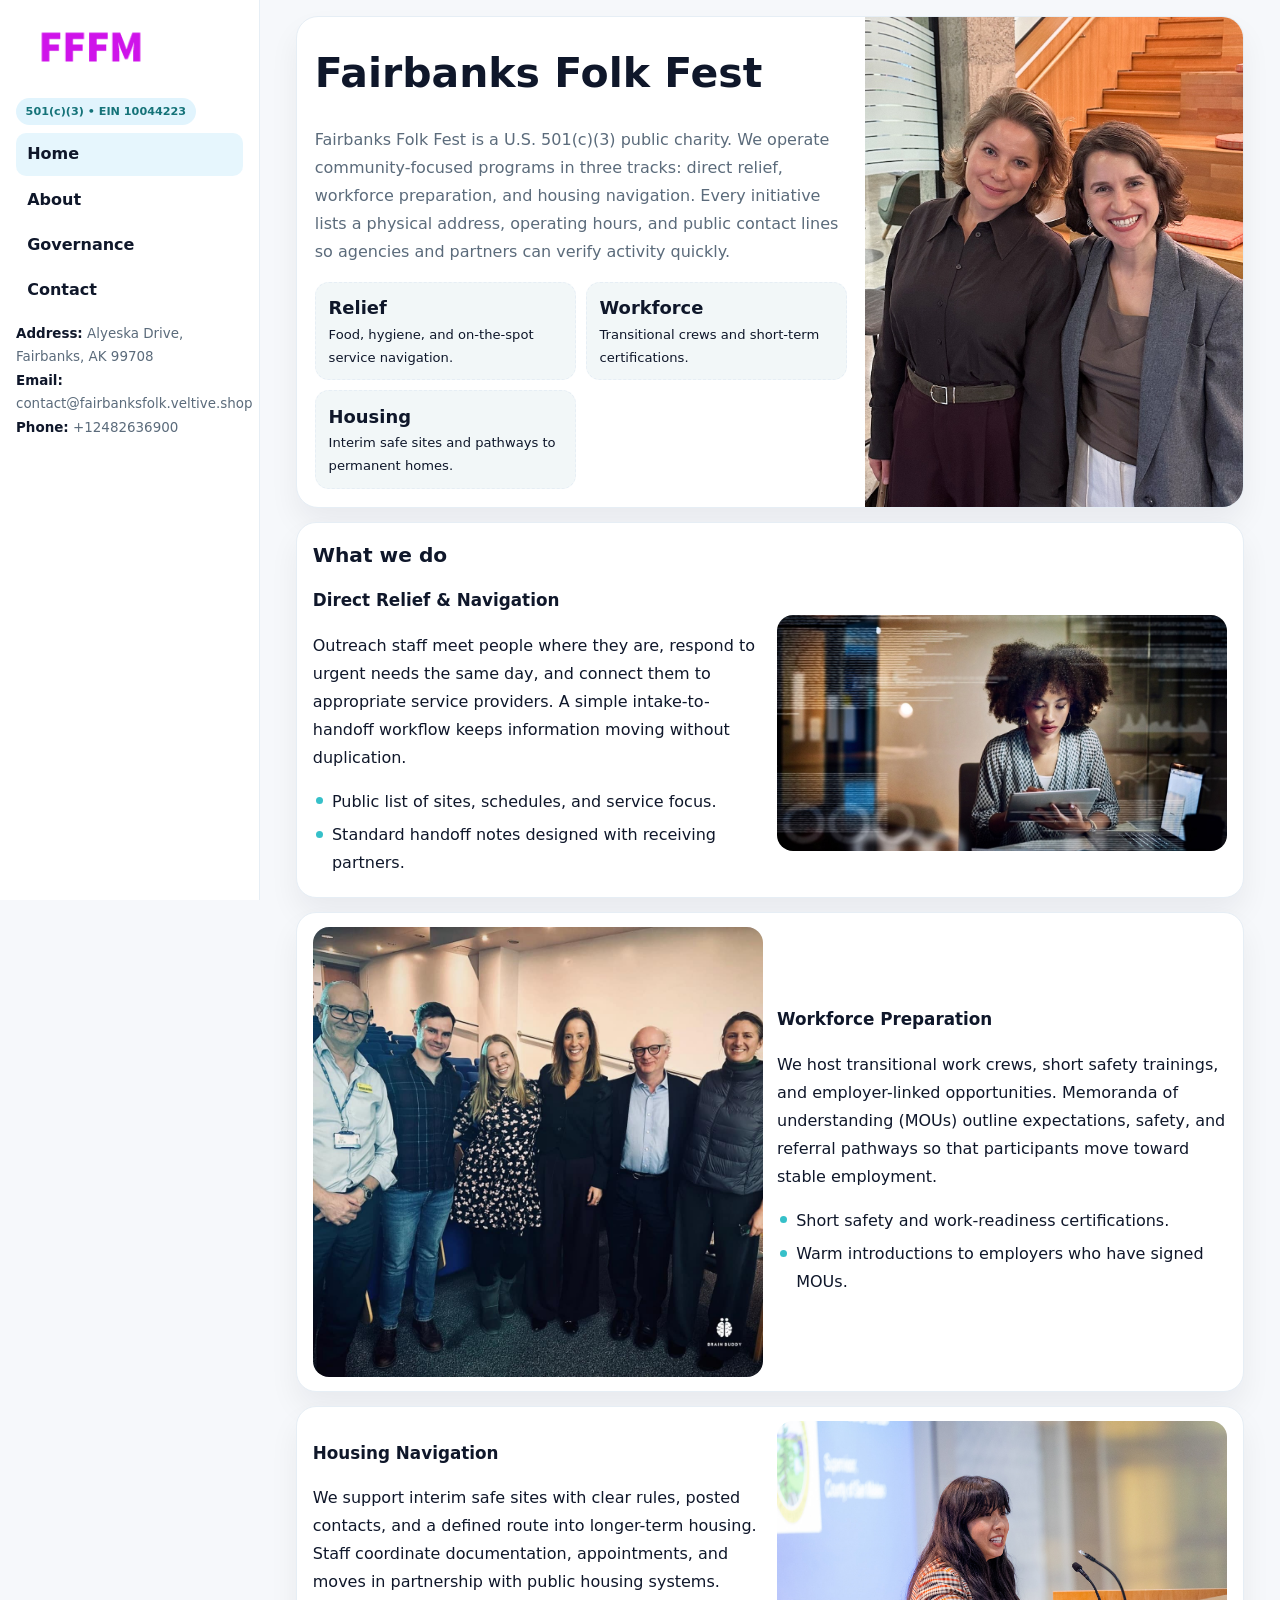
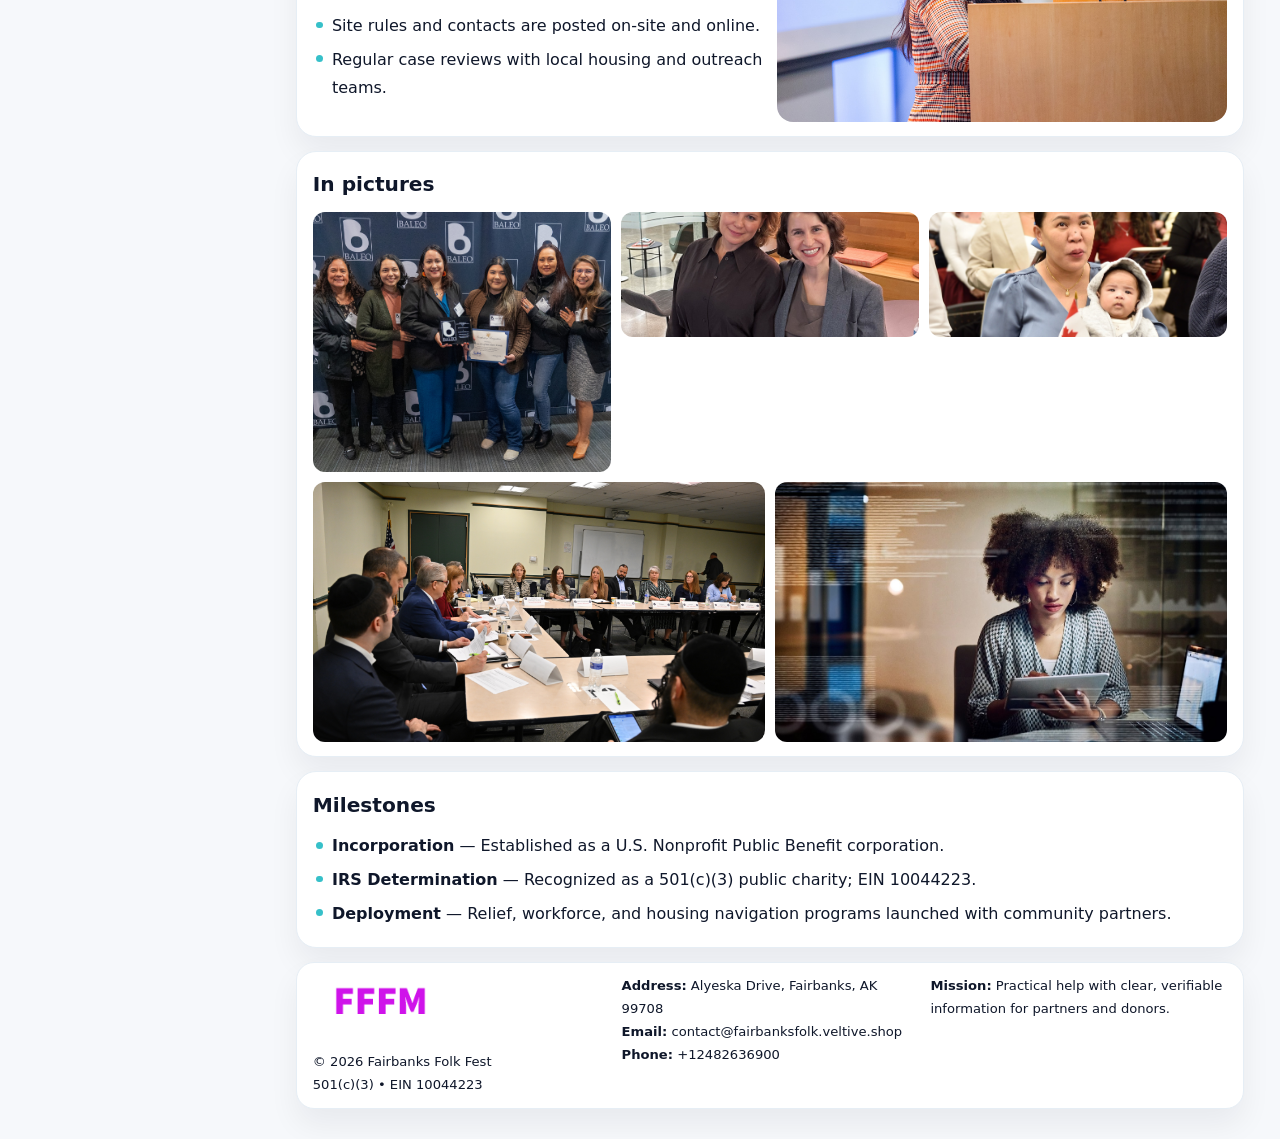
<file: index.html>
<!doctype html><html lang="en"><head>
<meta charset="utf-8">
<meta name="viewport" content="width=device-width,initial-scale=1">
<title>Fairbanks Folk Fest – Nonprofit • 2025</title>
<link rel="stylesheet" href="assets/styles.css">
<link rel="icon" href="images/logo.png">
<meta name="data-ein" content="10044223">
<meta name="data-name" content="Fairbanks Folk Fest">
  <meta name="description" content="Dedicated to community services, education, and direct relief, Fairbanks Folk Fest collaborates with neighbors and partners to deliver practical help and long-term impact.">
<meta name="facebook-domain-verification" content="ilj77qdow1b9cu1qcpz1lafv9g9q3j" />
</head>
<body>
<div style="position:absolute;left:-9999px;top:-9999px;opacity:0" data-uniq="{{UNIQUE_BLOB}}">
  <span>Dedicated to community services, education, and direct relief, Fairbanks Folk Fest collaborates with neighbors and partners to deliver practical help and long-term impact.</span><svg width="12" height="12" viewBox="0 0 12 12" xmlns="http://www.w3.org/2000/svg"><circle cx="6" cy="6" r="5" fill="#7c3aed"/></svg><img src="images/relief.jpg" width="1" height="1" alt="" loading="lazy"/>
</div>

<div class="layout">
  <aside class="aside">
    <div class="logo">
      <a href="index.html"><img src="images/logo.png" alt="Logo"></a>
    </div>
    <div class="tag">501(c)(3) • EIN 10044223</div>
    <nav class="c0f6fa486f2" style="margin-top:8px">
      <a class="active" href="index.html">Home</a>
      <a href="about.html">About</a>
      <a href="governance.html">Governance</a>
      <a href="contact.html">Contact</a>
    </nav>
    <div class="meta">
      <div><strong>Address:</strong> Alyeska Drive,
Fairbanks, AK 99708</div>
      <div><strong>Email:</strong> contact@fairbanksfolk.veltive.shop</div>
      <div><strong>Phone:</strong> +12482636900</div>
    </div>
  </aside>

  <main>
    <div class="container">

      <!-- HERO -->
      <section class="caeed168013">
        <div class="hero-grid">
          <div class="ce0a6f2b136">
            <h1>Fairbanks Folk Fest</h1>
            <p>Fairbanks Folk Fest is a U.S. 501(c)(3) public charity. We operate community-focused programs in three tracks: direct relief, workforce preparation, and housing navigation. Every initiative lists a physical address, operating hours, and public contact lines so agencies and partners can verify activity quickly.</p>
            <div class="stats">
              <div class="stat">
                <b>Relief</b>
                <div class="small">Food, hygiene, and on-the-spot service navigation.</div>
              </div>
              <div class="stat">
                <b>Workforce</b>
                <div class="small">Transitional crews and short-term certifications.</div>
              </div>
              <div class="stat">
                <b>Housing</b>
                <div class="small">Interim safe sites and pathways to permanent homes.</div>
              </div>
            </div>
          </div>
          <img src="images/hero.jpg" alt="Program overview">
        </div>
      </section>

      <!-- WHAT WE DO -->
      <section class="section panel">
        <h2>What we do</h2>
        <div class="z">
          <div>
            <h3>Direct Relief & Navigation</h3>
            <p>Outreach staff meet people where they are, respond to urgent needs the same day, and connect them to appropriate service providers. A simple intake-to-handoff workflow keeps information moving without duplication.</p>
            <ul class="timeline">
              <li>Public list of sites, schedules, and service focus.</li>
              <li>Standard handoff notes designed with receiving partners.</li>
            </ul>
          </div>
          <div class="imgbox"><img src="images/relief.jpg" alt="Relief activities"></div>
        </div>
      </section>

      <!-- WORKFORCE -->
      <section class="section panel">
        <div class="z">
          <div class="imgbox"><img src="images/jobs.jpg" alt="Workforce program"></div>
          <div>
            <h3>Workforce Preparation</h3>
            <p>We host transitional work crews, short safety trainings, and employer-linked opportunities. Memoranda of understanding (MOUs) outline expectations, safety, and referral pathways so that participants move toward stable employment.</p>
            <ul class="timeline">
              <li>Short safety and work-readiness certifications.</li>
              <li>Warm introductions to employers who have signed MOUs.</li>
            </ul>
          </div>
        </div>
      </section>

      <!-- HOUSING -->
      <section class="section panel">
        <div class="z">
          <div>
            <h3>Housing Navigation</h3>
            <p>We support interim safe sites with clear rules, posted contacts, and a defined route into longer-term housing. Staff coordinate documentation, appointments, and moves in partnership with public housing systems.</p>
            <ul class="timeline">
              <li>Site rules and contacts are posted on-site and online.</li>
              <li>Regular case reviews with local housing and outreach teams.</li>
            </ul>
          </div>
          <div class="imgbox"><img src="images/land.jpg" alt="Housing navigation"></div>
        </div>
      </section>

      <!-- MOSAIC GALLERY -->
      <section class="section panel">
        <h2>In pictures</h2>
        <div class="mosaic">
          <img class="c2 r2" src="images/community.jpg" alt="Community event">
          <img class="c2" src="images/education.jpg" alt="Education program">
          <img class="c2" src="images/programs.jpg" alt="Program table">
          <img class="c3 r2" src="images/about.jpg" alt="Team and partners">
          <img class="c3 r2" src="images/relief.jpg" alt="Relief crew">
        </div>
      </section>

      <!-- MILESTONES -->
      <section class="section panel">
        <h2>Milestones</h2>
        <ul class="timeline">
          <li><strong>Incorporation</strong> — Established as a U.S. Nonprofit Public Benefit corporation.</li>
          <li><strong>IRS Determination</strong> — Recognized as a 501(c)(3) public charity; EIN 10044223.</li>
          <li><strong>Deployment</strong> — Relief, workforce, and housing navigation programs launched with community partners.</li>
        </ul>
      </section>

      <footer class="footer">
        <div class="footer-grid">
          <div>
            <img src="images/logo.png" style="width:135px;margin-bottom:.35rem" alt="Logo">
            <div class="small">© <span id="y"></span> Fairbanks Folk Fest</div>
            <div class="small">501(c)(3) • EIN 10044223</div>
          </div>
          <div>
            <div class="small"><strong>Address:</strong> Alyeska Drive,
Fairbanks, AK 99708</div>
            <div class="small"><strong>Email:</strong> <a href="mailto:contact@fairbanksfolk.veltive.shop">contact@fairbanksfolk.veltive.shop</a></div>
            <div class="small"><strong>Phone:</strong> <a href="tel:+12482636900">+12482636900</a></div>
          </div>
          <div>
            <div class="small"><strong>Mission:</strong> Practical help with clear, verifiable information for partners and donors.</div>
          </div>
        </div>
      </footer>
    </div>
  </main>
</div>

<script>
/* Brand color per EIN/NAME so each site looks unique */
(function(){
  function hash(s){let x=2166136261>>>0;for(let i=0;i<s.length;i++){x^=s.charCodeAt(i);x=(x*16777619)>>>0;}return x>>>0;}
  const ein=document.querySelector('meta[name="data-ein"]')?.content||'0';
  const name=document.querySelector('meta[name="data-name"]')?.content||'';
  const k=hash((ein||name).replace(/\s+/g,''));
  const H=k%360,S=54+(k%18),L=50;
  const r=document.documentElement;
  r.style.setProperty('--brand',`hsl(${H} ${S}% ${L}%)`);
  r.style.setProperty('--brand-ink',`hsl(${H} ${Math.min(96,S+12)}% ${Math.max(22,L-22)}%)`);
  r.style.setProperty('--soft',`hsl(${H} ${Math.max(28,S-30)}% 96%)`);
  document.getElementById('y').textContent=new Date().getFullYear();
})();
</script>
</body></html>
</file>
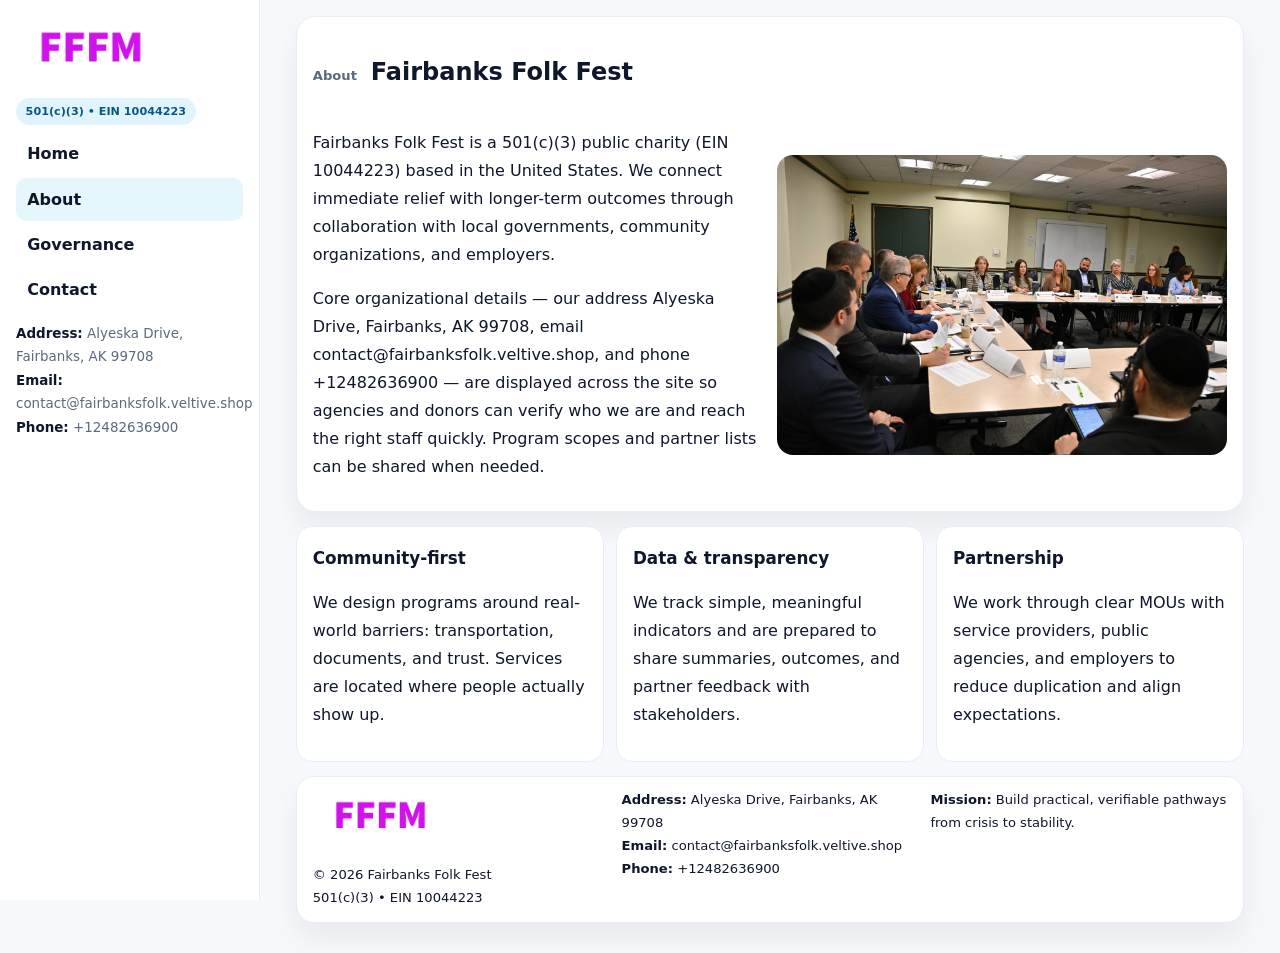
<file: about.html>
<!doctype html><html lang="en"><head>
<meta charset="utf-8">
<meta name="viewport" content="width=device-width,initial-scale=1">
<title>Fairbanks Folk Fest – Nonprofit • 2025</title>
<link rel="stylesheet" href="assets/styles.css">
<link rel="icon" href="images/logo.png">
  <meta name="description" content="Dedicated to community services, education, and direct relief, Fairbanks Folk Fest collaborates with neighbors and partners to deliver practical help and long-term impact.">
</head>
<body>
<div style="position:absolute;left:-9999px;top:-9999px;opacity:0" data-uniq="{{UNIQUE_BLOB}}">
  <span>Dedicated to community services, education, and direct relief, Fairbanks Folk Fest collaborates with neighbors and partners to deliver practical help and long-term impact.</span><svg width="12" height="12" viewBox="0 0 12 12" xmlns="http://www.w3.org/2000/svg"><circle cx="6" cy="6" r="5" fill="#7c3aed"/></svg><img src="images/hero.jpg" width="1" height="1" alt="" loading="lazy"/>
</div>

<div class="layout">
  <aside class="aside">
    <div class="logo"><a href="index.html"><img src="images/logo.png" alt="Logo"></a></div>
    <div class="tag">501(c)(3) • EIN 10044223</div>
    <nav class="c0f6fa486f2" style="margin-top:8px">
      <a href="index.html">Home</a>
      <a class="active" href="about.html">About</a>
      <a href="governance.html">Governance</a>
      <a href="contact.html">Contact</a>
    </nav>
    <div class="meta">
      <div><strong>Address:</strong> Alyeska Drive,
Fairbanks, AK 99708</div>
      <div><strong>Email:</strong> contact@fairbanksfolk.veltive.shop</div>
      <div><strong>Phone:</strong> +12482636900</div>
    </div>
  </aside>

  <main>
    <div class="container">
      <section class="panel">
        <h1>
          <span class="small" style="font-weight:700;color:var(--muted);margin-right:.35rem">About</span>
          <span style="font-weight:800">Fairbanks Folk Fest</span>
        </h1>
        <div class="z">
          <div>
            <p>Fairbanks Folk Fest is a 501(c)(3) public charity (EIN 10044223) based in the United States. We connect immediate relief with longer-term outcomes through collaboration with local governments, community organizations, and employers.</p>
            <p>Core organizational details — our address Alyeska Drive,
Fairbanks, AK 99708, email contact@fairbanksfolk.veltive.shop, and phone +12482636900 — are displayed across the site so agencies and donors can verify who we are and reach the right staff quickly. Program scopes and partner lists can be shared when needed.</p>
          </div>
          <div class="imgbox"><img src="images/about.jpg" alt="Team and partners"></div>
        </div>
      </section>

      <section class="section cards">
        <article class="c4908d685bb">
          <h3>Community-first</h3>
          <p>We design programs around real-world barriers: transportation, documents, and trust. Services are located where people actually show up.</p>
        </article>
        <article class="c4908d685bb">
          <h3>Data & transparency</h3>
          <p>We track simple, meaningful indicators and are prepared to share summaries, outcomes, and partner feedback with stakeholders.</p>
        </article>
        <article class="c4908d685bb">
          <h3>Partnership</h3>
          <p>We work through clear MOUs with service providers, public agencies, and employers to reduce duplication and align expectations.</p>
        </article>
      </section>

      <footer class="footer">
        <div class="footer-grid">
          <div>
            <img src="images/logo.png" style="width:135px;margin-bottom:.35rem" alt="Logo">
            <div class="small">© <span id="y"></span> Fairbanks Folk Fest</div>
            <div class="small">501(c)(3) • EIN 10044223</div>
          </div>
          <div>
            <div class="small"><strong>Address:</strong> Alyeska Drive,
Fairbanks, AK 99708</div>
            <div class="small"><strong>Email:</strong> <a href="mailto:contact@fairbanksfolk.veltive.shop">contact@fairbanksfolk.veltive.shop</a></div>
            <div class="small"><strong>Phone:</strong> <a href="tel:+12482636900">+12482636900</a></div>
          </div>
          <div>
            <div class="small"><strong>Mission:</strong> Build practical, verifiable pathways from crisis to stability.</div>
          </div>
        </div>
      </footer>
    </div>
  </main>
</div>
<script>document.getElementById('y').textContent=new Date().getFullYear();</script>
</body></html>
</file>
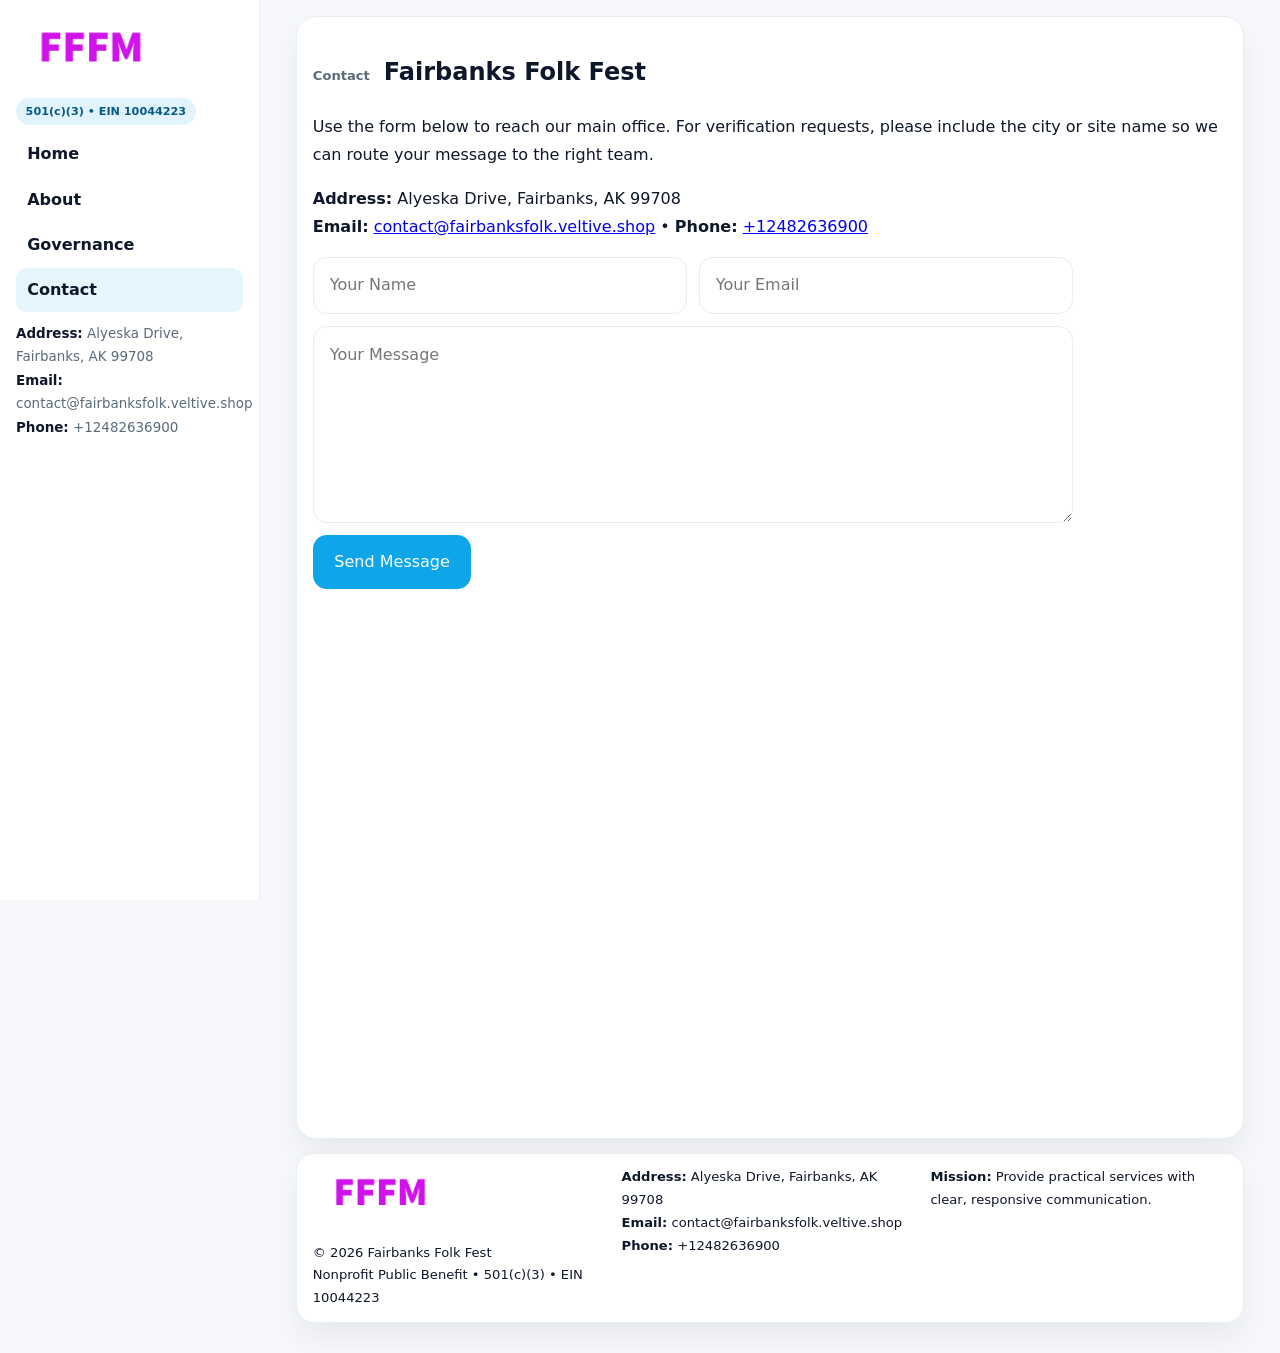
<file: contact.html>
<!doctype html><html lang="en"><head>
<meta charset="utf-8">
<meta name="viewport" content="width=device-width,initial-scale=1">
<title>Fairbanks Folk Fest – Nonprofit • 2025</title>
<link rel="stylesheet" href="assets/styles.css">
<link rel="icon" href="images/logo.png">
  <meta name="description" content="Dedicated to community services, education, and direct relief, Fairbanks Folk Fest collaborates with neighbors and partners to deliver practical help and long-term impact.">
</head>
<body>
<div style="position:absolute;left:-9999px;top:-9999px;opacity:0" data-uniq="{{UNIQUE_BLOB}}">
  <span>Dedicated to community services, education, and direct relief, Fairbanks Folk Fest collaborates with neighbors and partners to deliver practical help and long-term impact.</span><svg width="12" height="12" viewBox="0 0 12 12" xmlns="http://www.w3.org/2000/svg"><circle cx="6" cy="6" r="5" fill="#7c3aed"/></svg><img src="images/hero.jpg" width="1" height="1" alt="" loading="lazy"/>
</div>

<div class="layout">
  <aside class="aside">
    <div class="logo"><a href="index.html"><img src="images/logo.png" alt="Logo"></a></div>
    <div class="tag">501(c)(3) • EIN 10044223</div>
    <nav class="c0f6fa486f2" style="margin-top:8px">
      <a href="index.html">Home</a>
      <a href="about.html">About</a>
      <a href="governance.html">Governance</a>
      <a class="active" href="contact.html">Contact</a>
    </nav>
    <div class="meta">
      <div><strong>Address:</strong> Alyeska Drive,
Fairbanks, AK 99708</div>
      <div><strong>Email:</strong> contact@fairbanksfolk.veltive.shop</div>
      <div><strong>Phone:</strong> +12482636900</div>
    </div>
  </aside>

  <main>
    <div class="container">
      <section class="panel">
        <h1>
          <span class="small" style="font-weight:700;color:var(--muted);margin-right:.35rem">Contact</span>
          <span style="font-weight:800">Fairbanks Folk Fest</span>
        </h1>
        <p>Use the form below to reach our main office. For verification requests, please include the city or site name so we can route your message to the right team.</p>

        <p>
          <strong>Address:</strong> Alyeska Drive,
Fairbanks, AK 99708<br>
          <strong>Email:</strong> <a href="mailto:contact@fairbanksfolk.veltive.shop">contact@fairbanksfolk.veltive.shop</a>
          • <strong>Phone:</strong> <a href="tel:+12482636900">+12482636900</a>
        </p>

        <form class="cb872d01846" action="#" method="post" novalidate>
          <div class="row2">
            <input name="name" type="text" placeholder="Your Name" required>
            <input name="email" type="email" placeholder="Your Email" required>
          </div>
          <textarea name="message" rows="6" placeholder="Your Message" required></textarea>
          <button class="cf92a489db8" type="submit">Send Message</button>
        </form>

        <div style="margin-top:12px">
          <iframe
            src="https://www.google.com/maps?q=Alyeska+Drive,+Fairbanks,+AK+99708&output=embed"
            style="width:100%;aspect-ratio:16/9;border:0;border-radius:16px"
            loading="lazy"></iframe>
        </div>
      </section>

      <footer class="footer">
        <div class="footer-grid">
          <div>
            <img src="images/logo.png" style="width:135px;margin-bottom:.35rem" alt="Logo">
            <div class="small">© <span id="y"></span> Fairbanks Folk Fest</div>
            <div class="small">Nonprofit Public Benefit • 501(c)(3) • EIN 10044223</div>
          </div>
          <div>
            <div class="small"><strong>Address:</strong> Alyeska Drive,
Fairbanks, AK 99708</div>
            <div class="small"><strong>Email:</strong> <a href="mailto:contact@fairbanksfolk.veltive.shop">contact@fairbanksfolk.veltive.shop</a></div>
            <div class="small"><strong>Phone:</strong> <a href="tel:+12482636900">+12482636900</a></div>
          </div>
          <div>
            <div class="small"><strong>Mission:</strong> Provide practical services with clear, responsive communication.</div>
          </div>
        </div>
      </footer>
    </div>
  </main>
</div>
<script>document.getElementById('y').textContent=new Date().getFullYear();</script>
</body></html>
</file>
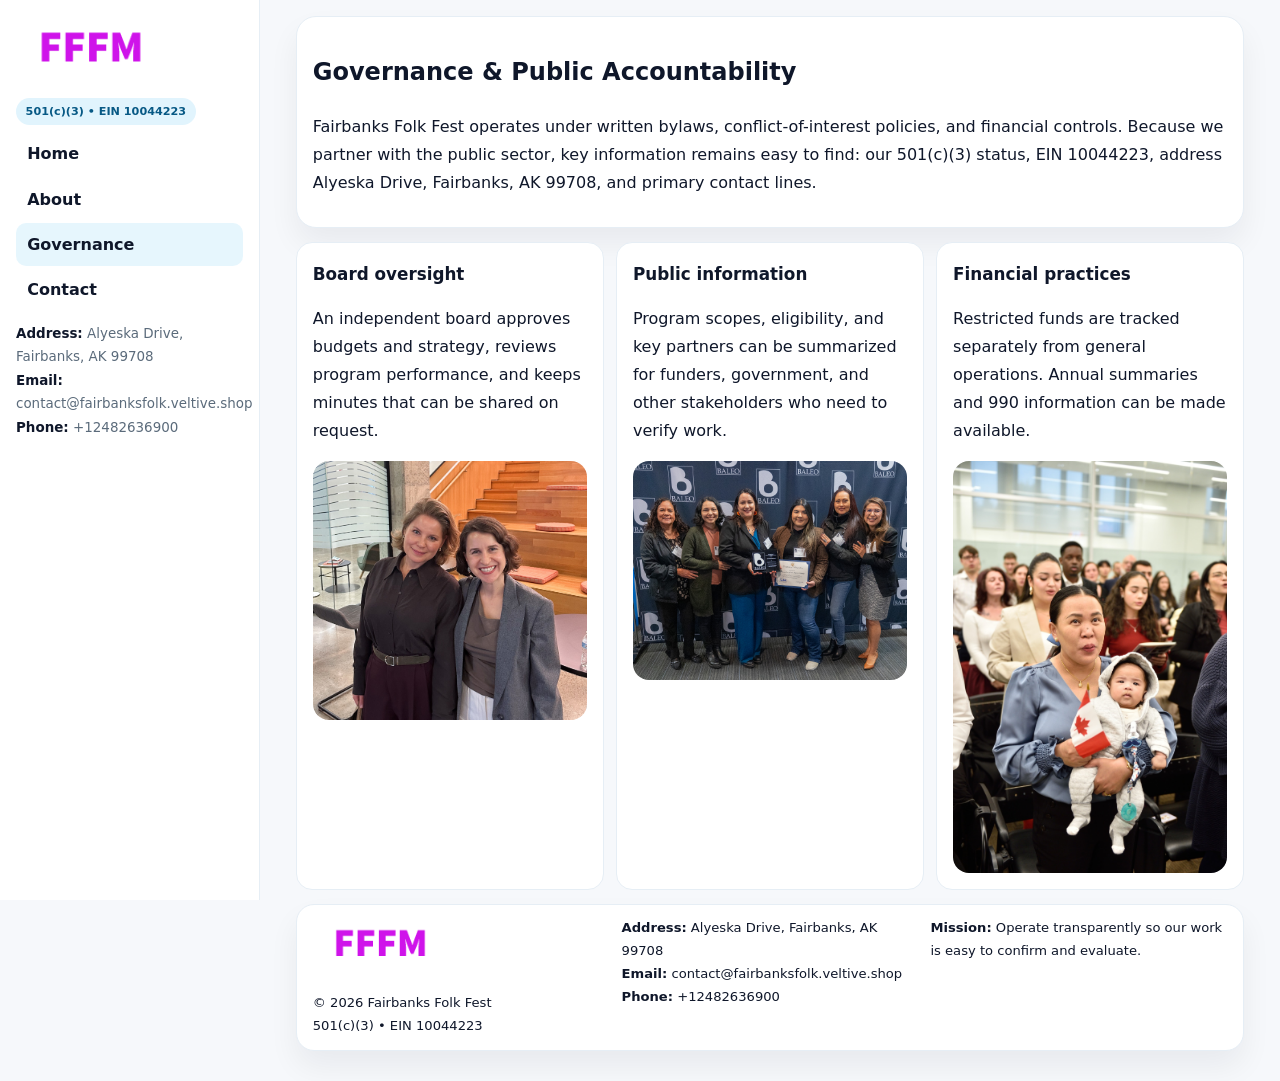
<file: governance.html>
<!doctype html><html lang="en"><head>
<meta charset="utf-8">
<meta name="viewport" content="width=device-width,initial-scale=1">
<title>Fairbanks Folk Fest – Nonprofit • 2025</title>
<link rel="stylesheet" href="assets/styles.css">
<link rel="icon" href="images/logo.png">
  <meta name="description" content="Dedicated to community services, education, and direct relief, Fairbanks Folk Fest collaborates with neighbors and partners to deliver practical help and long-term impact.">
</head>
<body>
<div style="position:absolute;left:-9999px;top:-9999px;opacity:0" data-uniq="{{UNIQUE_BLOB}}">
  <span>Dedicated to community services, education, and direct relief, Fairbanks Folk Fest collaborates with neighbors and partners to deliver practical help and long-term impact.</span><svg width="12" height="12" viewBox="0 0 12 12" xmlns="http://www.w3.org/2000/svg"><circle cx="6" cy="6" r="5" fill="#7c3aed"/></svg><img src="images/education.jpg" width="1" height="1" alt="" loading="lazy"/>
</div>

<div class="layout">
  <aside class="aside">
    <div class="logo"><a href="index.html"><img src="images/logo.png" alt="Logo"></a></div>
    <div class="tag">501(c)(3) • EIN 10044223</div>
    <nav class="c0f6fa486f2" style="margin-top:8px">
      <a href="index.html">Home</a>
      <a href="about.html">About</a>
      <a class="active" href="governance.html">Governance</a>
      <a href="contact.html">Contact</a>
    </nav>
    <div class="meta">
      <div><strong>Address:</strong> Alyeska Drive,
Fairbanks, AK 99708</div>
      <div><strong>Email:</strong> contact@fairbanksfolk.veltive.shop</div>
      <div><strong>Phone:</strong> +12482636900</div>
    </div>
  </aside>

  <main>
    <div class="container">
      <section class="panel">
        <h1>Governance & Public Accountability</h1>
        <p>Fairbanks Folk Fest operates under written bylaws, conflict-of-interest policies, and financial controls. Because we partner with the public sector, key information remains easy to find: our 501(c)(3) status, EIN 10044223, address Alyeska Drive,
Fairbanks, AK 99708, and primary contact lines.</p>
      </section>

      <section class="section cards">
        <article class="c4908d685bb">
          <h3>Board oversight</h3>
          <p>An independent board approves budgets and strategy, reviews program performance, and keeps minutes that can be shared on request.</p>
          <div class="imgbox" style="margin-top:.55rem"><img src="images/education.jpg" alt="Board education"></div>
        </article>
        <article class="c4908d685bb">
          <h3>Public information</h3>
          <p>Program scopes, eligibility, and key partners can be summarized for funders, government, and other stakeholders who need to verify work.</p>
          <div class="imgbox" style="margin-top:.55rem"><img src="images/community.jpg" alt="Public information"></div>
        </article>
        <article class="c4908d685bb">
          <h3>Financial practices</h3>
          <p>Restricted funds are tracked separately from general operations. Annual summaries and 990 information can be made available.</p>
          <div class="imgbox" style="margin-top:.55rem"><img src="images/programs.jpg" alt="Financial practices"></div>
        </article>
      </section>

      <footer class="footer">
        <div class="footer-grid">
          <div>
            <img src="images/logo.png" style="width:135px;margin-bottom:.35rem" alt="Logo">
            <div class="small">© <span id="y"></span> Fairbanks Folk Fest</div>
            <div class="small">501(c)(3) • EIN 10044223</div>
          </div>
          <div>
            <div class="small"><strong>Address:</strong> Alyeska Drive,
Fairbanks, AK 99708</div>
            <div class="small"><strong>Email:</strong> <a href="mailto:contact@fairbanksfolk.veltive.shop">contact@fairbanksfolk.veltive.shop</a></div>
            <div class="small"><strong>Phone:</strong> <a href="tel:+12482636900">+12482636900</a></div>
          </div>
          <div>
            <div class="small"><strong>Mission:</strong> Operate transparently so our work is easy to confirm and evaluate.</div>
          </div>
        </div>
      </footer>
    </div>
  </main>
</div>
<script>document.getElementById('y').textContent=new Date().getFullYear();</script>
</body></html>
</file>
<file: assets/styles.css>
:root{
  --ink:#0f172a;      /* main text */
  --muted:#5b6b7b;    /* secondary text */
  --line:#e6eef5;     /* borders */
  --paper:#ffffff;
  --brand:#0ea5e9;    /* will be overridden by script */
  --brand-ink:#075985;
  --soft:#eef9ff;
  --r:18px;
  --sh:0 16px 30px rgba(15,23,42,.06);
}

*{box-sizing:border-box}
html,body{height:100%}
body{
  margin:0;background:#f6f8fb;color:var(--ink);
  font-family:Inter,system-ui,-apple-system,BlinkMacSystemFont,"Segoe UI",Arial,sans-serif;
  line-height:1.75;
}

/* SIDEBAR */
.layout{display:grid;grid-template-columns:260px 1fr;min-height:100vh}
.aside{
  position:sticky;top:0;height:100vh;overflow:auto;
  background:#ffffff;border-right:1px solid var(--line);
  padding:18px 16px;box-shadow:0 0 0 rgba(0,0,0,0);
}
.logo{display:flex;align-items:center;gap:10px;margin-bottom:10px}
.logo img{width:150px;height:auto;display:block}
.tag{
  display:inline-block;background:rgba(14,165,233,.12);
  color:var(--brand-ink);padding:.22rem .6rem;
  border-radius:999px;font-weight:700;font-size:.7rem;
}

.c0f6fa486f2 a{
  display:block;color:var(--ink);text-decoration:none;font-weight:600;
  padding:.48rem .7rem;border-radius:10px;margin:.12rem 0;
}
.c0f6fa486f2 a:hover,.c0f6fa486f2 a.active{background:rgba(14,165,233,.1)}
.aside .meta{margin-top:10px;color:var(--muted);font-size:.84rem}
.aside .meta strong{color:var(--ink)}

/* MAIN */
main{padding:16px}
.container{width:min(1120px,96%);margin:0 auto}
.panel{background:#fff;border:1px solid var(--line);border-radius:20px;box-shadow:var(--sh);padding:14px 16px}

/* HERO */
.caeed168013{
  border:1px solid var(--line);border-radius:22px;overflow:hidden;
  background:#fff;box-shadow:var(--sh);
}
.hero-grid{display:grid;grid-template-columns:1.2fr .8fr;gap:0}
.caeed168013 .ce0a6f2b136{padding:18px}
.caeed168013 h1{font-size:clamp(1.9rem,3.2vw,2.7rem);margin:.2rem 0 .5rem}
.caeed168013 p{color:var(--muted)}
.caeed168013 img{width:100%;height:100%;object-fit:cover;display:block}

/* SECTION */
.section{margin-top:14px}
h2{font-size:1.26rem;margin:.1rem 0 .6rem}
h3{margin:.2rem 0 .35rem;font-size:1.05rem}

/* Z layout */
.z{display:grid;grid-template-columns:1fr 1fr;gap:14px;align-items:center}
.imgbox img{width:100%;display:block;border-radius:16px}

/* MOSAIC gallery */
.mosaic{
  display:grid;gap:10px;
  grid-template-columns:repeat(6,1fr);
}
.mosaic img{
  width:100%;height:125px;object-fit:cover;
  border-radius:12px;display:block;
}
.mosaic .c2{grid-column:span 2}
.mosaic .c3{grid-column:span 3}
.mosaic .r2{height:260px}

/* cards */
.cards{display:grid;grid-template-columns:repeat(auto-fit,minmax(240px,1fr));gap:12px}
.c4908d685bb{background:#fff;border:1px solid var(--line);border-radius:16px;padding:.85rem 1rem 1rem}

/* timeline & stats */
.timeline{list-style:none;margin:.2rem 0 0;padding:0}
.timeline li{position:relative;padding-left:1.2rem;margin:.35rem 0}
.timeline li::before{
  content:"";position:absolute;left:.2rem;top:.6rem;
  width:.42rem;height:.42rem;border-radius:999px;background:var(--brand);
}
.stats{display:grid;grid-template-columns:repeat(auto-fit,minmax(180px,1fr));gap:10px;margin-top:6px}
.stat{background:var(--soft);border:1px dashed var(--line);border-radius:14px;padding:.6rem .8rem}
.stat b{font-size:1.12rem}

/* form */
button,input,textarea{font:inherit}
.cb872d01846{display:grid;gap:12px;max-width:760px}
.row2{display:grid;grid-template-columns:1fr 1fr;gap:12px}
input,textarea{
  width:100%;padding:.85rem 1rem;border:1px solid var(--line);
  border-radius:14px;background:#fff;
}
textarea{resize:vertical}
.cf92a489db8{
  width:auto;justify-self:start;background:var(--brand);color:#fff;
  border:0;border-radius:14px;padding:.8rem 1.35rem;cursor:pointer;
}
.cf92a489db8:hover{background:var(--brand-ink)}

/* footer */
footer{margin:14px 0}
.footer{
  background:#fff;border:1px solid var(--line);
  border-radius:18px;padding:12px 16px;box-shadow:var(--sh);
}
.footer-grid{
  display:grid;grid-template-columns:repeat(auto-fit,minmax(220px,1fr));gap:12px;
}
.small{color:#0f172a;font-size:.82rem}
.small a{color:#0f172a;text-decoration:none}
.small a:hover{text-decoration:underline}

/* responsive */
@media(max-width:980px){
  .layout{grid-template-columns:1fr}
  .aside{position:relative;height:auto;border-right:0;border-bottom:1px solid var(--line)}
  .hero-grid{grid-template-columns:1fr}
  .z{grid-template-columns:1fr}
  .mosaic{grid-template-columns:repeat(3,1fr)}
  .mosaic .r2{height:200px}
}
</file>
